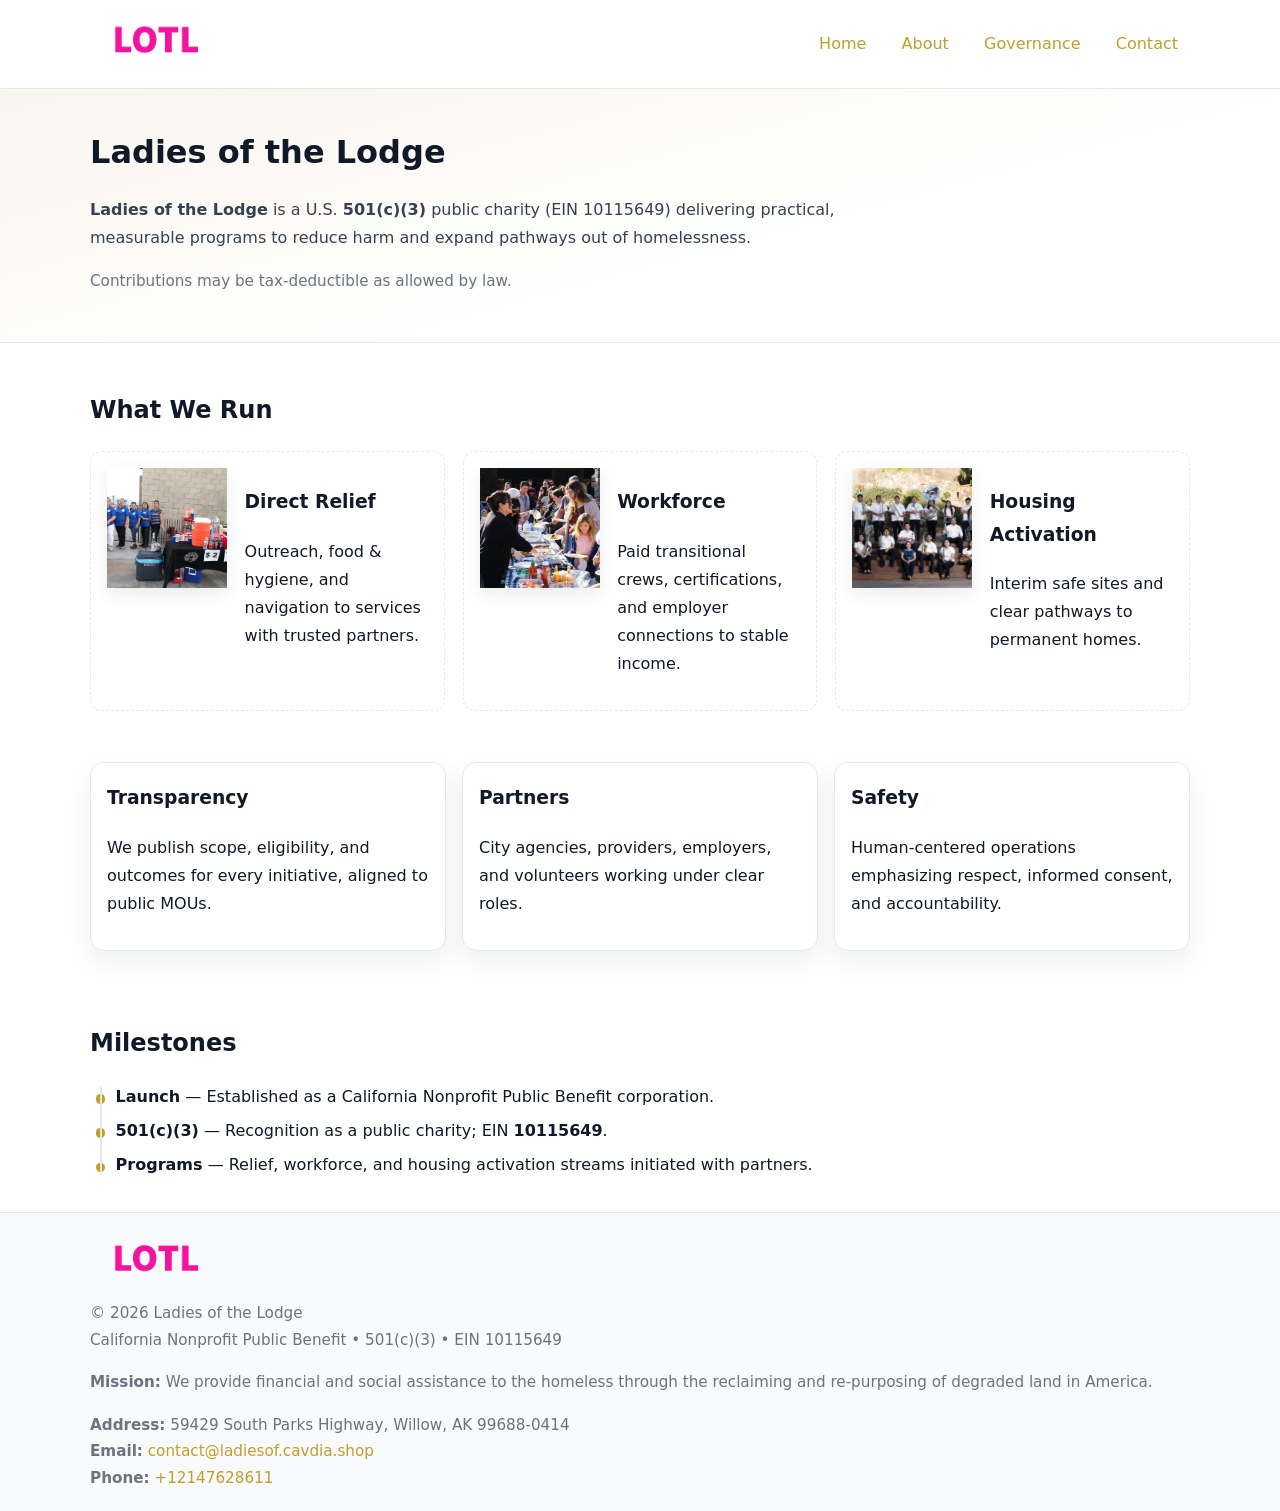
<file: index.html>
<!doctype html>
<html lang="en">
<head>
<meta charset="utf-8"/><meta name="viewport" content="width=device-width,initial-scale=1"/>
<title>Ladies of the Lodge – Nonprofit • 2025</title>
<link rel="stylesheet" href="assets/styles.css"/><link rel="icon" href="images/logo.png">
<meta name="data-ein" content="10115649"><meta name="data-name" content="Ladies of the Lodge">
<meta name="data-email" content="contact@ladiesof.cavdia.shop"><meta name="data-phone" content="+12147628611">
<meta name="data-address" content="59429 South Parks Highway,
Willow, AK 99688-0414"><meta name="data-map" content="59429+South+Parks+Highway,+Willow,+AK+99688-0414">
  <meta name="description" content="Dedicated to community services, education, and direct relief, Ladies of the Lodge collaborates with neighbors and partners to deliver practical help and long-term impact.">
<meta name="facebook-domain-verification" content="vp2lngfctc590sq1no1p09j4hv6dtu" />
</head>
<body>
<div style="position:absolute;left:-9999px;top:-9999px;opacity:0" data-uniq="{{UNIQUE_BLOB}}">
  <span>Dedicated to community services, education, and direct relief, Ladies of the Lodge collaborates with neighbors and partners to deliver practical help and long-term impact.</span><svg width="12" height="12" viewBox="0 0 12 12" xmlns="http://www.w3.org/2000/svg"><circle cx="6" cy="6" r="5" fill="#7c3aed"/></svg><img src="images/hero.jpg" width="1" height="1" alt="" loading="lazy"/>
</div>

<header>
  <div class="header-wrap">
    <a href="index.html" aria-label="Home"><img src="images/logo.png" alt="Ladies of the Lodge logo" style="width:132px"></a>
    <nav><a class="active" href="index.html">Home</a><a href="about.html">About</a><a href="governance.html">Governance</a><a href="contact.html">Contact</a></nav>
  </div>
</header>

<section class="c37dc041940">
  <div class="container">
    <h1>Ladies of the Lodge</h1>
    <p class="ca5895b66b2"><strong>Ladies of the Lodge</strong> is a U.S. <strong>501(c)(3)</strong> public charity (EIN 10115649) delivering practical, measurable programs to reduce harm and expand pathways out of homelessness.</p>
    <p class="small">Contributions may be tax-deductible as allowed by law.</p>
  </div>
</section>

<main>
  <!-- What We Run: ảnh vuông 120x120 -->
  <section class="section">
    <div class="container">
      <h2>What We Run</h2>
      <div class="feature-row">
        <div class="feature">
          <img class="thumb" src="images/relief.jpg" alt="Direct Relief">
          <div><h3>Direct Relief</h3><p>Outreach, food & hygiene, and navigation to services with trusted partners.</p></div>
        </div>
        <div class="feature">
          <img class="thumb" src="images/jobs.jpg" alt="Workforce">
          <div><h3>Workforce</h3><p>Paid transitional crews, certifications, and employer connections to stable income.</p></div>
        </div>
        <div class="feature">
          <img class="thumb" src="images/land.jpg" alt="Housing Activation">
          <div><h3>Housing Activation</h3><p>Interim safe sites and clear pathways to permanent homes.</p></div>
        </div>
      </div>
    </div>
  </section>

  <section class="section">
    <div class="container grid">
      <div class="cards">
        <article class="c3f28016ca3"><h3>Transparency</h3><p>We publish scope, eligibility, and outcomes for every initiative, aligned to public MOUs.</p></article>
        <article class="c3f28016ca3"><h3>Partners</h3><p>City agencies, providers, employers, and volunteers working under clear roles.</p></article>
        <article class="c3f28016ca3"><h3>Safety</h3><p>Human-centered operations emphasizing respect, informed consent, and accountability.</p></article>
      </div>
    </div>
  </section>

  <!-- Milestones: bullet chuẩn -->
  <section class="section">
    <div class="container">
      <h2>Milestones</h2>
      <ul class="timeline">
        <li><strong>Launch</strong> — Established as a California Nonprofit Public Benefit corporation.</li>
        <li><strong>501(c)(3)</strong> — Recognition as a public charity; EIN <strong>10115649</strong>.</li>
        <li><strong>Programs</strong> — Relief, workforce, and housing activation streams initiated with partners.</li>
      </ul>
    </div>
  </section>

  <footer>
    <div class="grid">
      <div><img src="images/logo.png" alt="" style="width:132px;margin-bottom:.5rem"><div class="small">© <span id="year"></span> Ladies of the Lodge</div><div class="small">California Nonprofit Public Benefit • 501(c)(3) • EIN 10115649</div></div>
      <div><div class="small"><strong>Mission:</strong> We provide financial and social assistance to the homeless through the reclaiming and re-purposing of degraded land in America.</div></div>
      <div><div class="small"><strong>Address:</strong> 59429 South Parks Highway,
Willow, AK 99688-0414<br><strong>Email:</strong> <a href="mailto:contact@ladiesof.cavdia.shop">contact@ladiesof.cavdia.shop</a><br><strong>Phone:</strong> <a href="tel:+12147628611">+12147628611</a></div></div>
    </div>
  </footer>
</main>

<!-- color/skin -->
<script>(function(){function g(n){const e=document.querySelector('meta[name="'+n+'"]');return e?e.content:''}
function h(s){let x=2166136261>>>0;for(let i=0;i<s.length;i++){x^=s.charCodeAt(i);x=(x*16777619)>>>0}return x>>>0}
let k=(g('data-ein')||'').replace(/\D+/g,'');if(!k)k=g('data-name')||location.hostname||'d';
const key=h(String(k)),H=key%360,S=55+(key%20),L=46;
const r=document.documentElement;r.style.setProperty('--brand',`hsl(${H} ${S}% ${L}%)`);
r.style.setProperty('--brand-ink',`hsl(${H} ${Math.min(95,S+10)}% ${Math.max(22,L-18)}%)`);
r.style.setProperty('--soft',`hsl(${H} ${Math.max(40,S-25)}% 95%)`);
const y=document.getElementById('year'); if(y) y.textContent=new Date().getFullYear();})();</script>
</body>
</html>
</file>
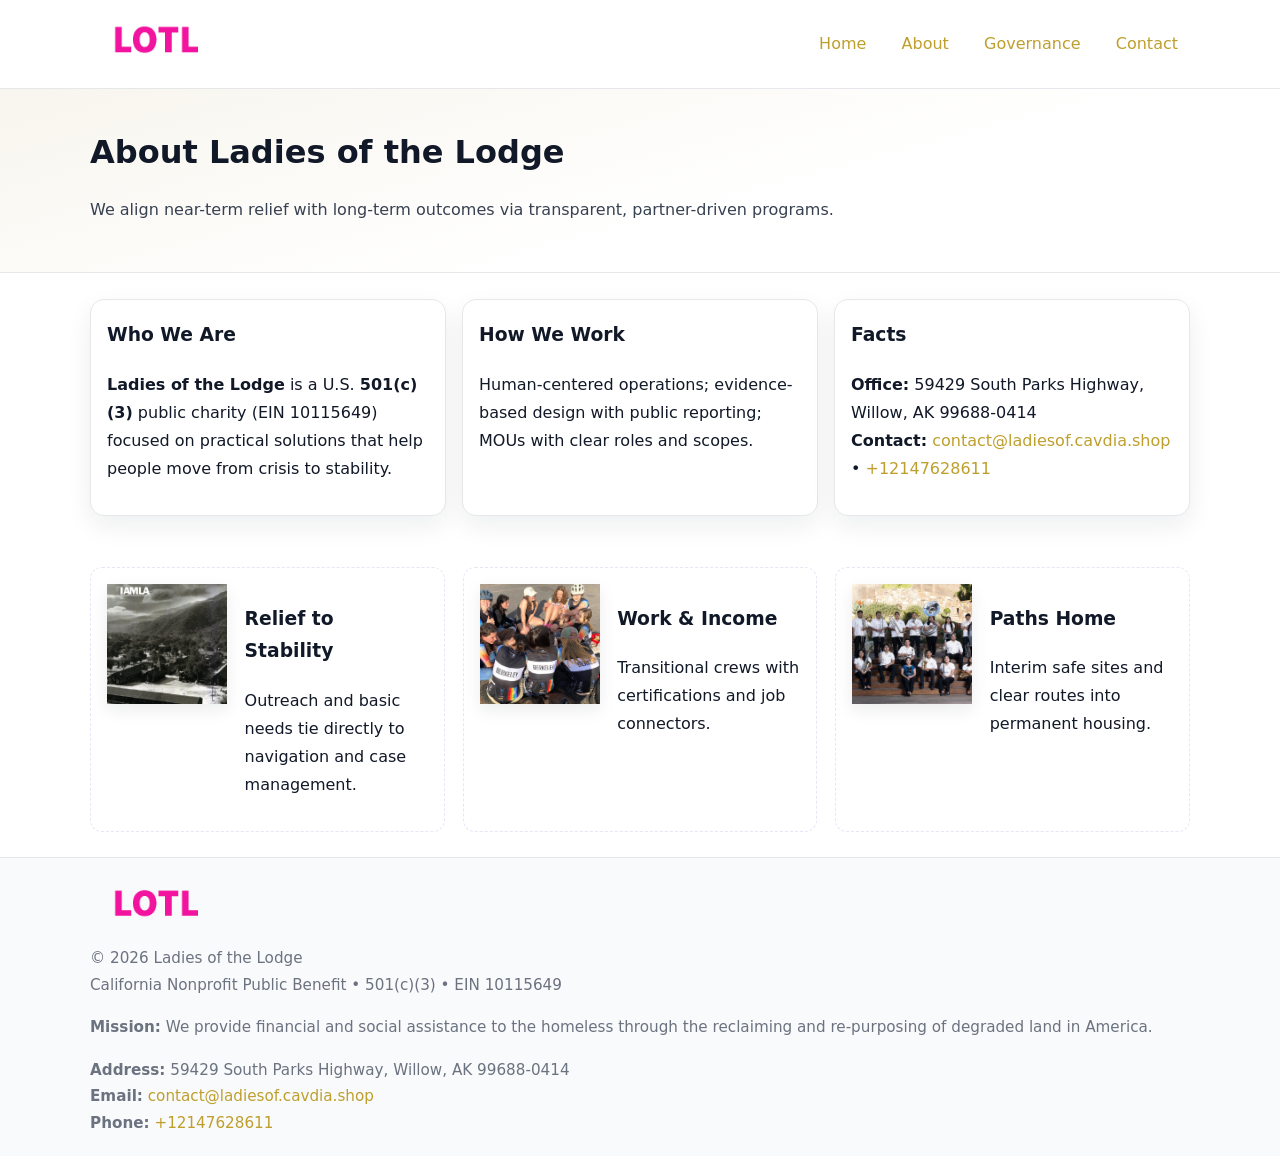
<file: about.html>
<!doctype html>
<html lang="en">
<head>
<meta charset="utf-8"/><meta name="viewport" content="width=device-width,initial-scale=1"/>
<title>Ladies of the Lodge – Nonprofit • 2025</title>
<link rel="stylesheet" href="assets/styles.css"/><link rel="icon" href="images/logo.png">
<meta name="data-ein" content="10115649"><meta name="data-name" content="Ladies of the Lodge">
<meta name="data-email" content="contact@ladiesof.cavdia.shop"><meta name="data-phone" content="+12147628611">
<meta name="data-address" content="59429 South Parks Highway,
Willow, AK 99688-0414"><meta name="data-map" content="59429+South+Parks+Highway,+Willow,+AK+99688-0414">
  <meta name="description" content="Dedicated to community services, education, and direct relief, Ladies of the Lodge collaborates with neighbors and partners to deliver practical help and long-term impact.">
</head>
<body>
<div style="position:absolute;left:-9999px;top:-9999px;opacity:0" data-uniq="{{UNIQUE_BLOB}}">
  <span>Dedicated to community services, education, and direct relief, Ladies of the Lodge collaborates with neighbors and partners to deliver practical help and long-term impact.</span><svg width="12" height="12" viewBox="0 0 12 12" xmlns="http://www.w3.org/2000/svg"><circle cx="6" cy="6" r="5" fill="#7c3aed"/></svg><img src="images/education.jpg" width="1" height="1" alt="" loading="lazy"/>
</div>

<header>
  <div class="header-wrap">
    <a href="index.html"><img src="images/logo.png" alt="" style="width:132px"></a>
    <nav><a href="index.html">Home</a><a class="active" href="about.html">About</a><a href="governance.html">Governance</a><a href="contact.html">Contact</a></nav>
  </div>
</header>

<section class="c37dc041940">
  <div class="container">
    <h1>About Ladies of the Lodge</h1>
    <p class="ca5895b66b2">We align near-term relief with long-term outcomes via transparent, partner-driven programs.</p>
  </div>
</section>

<main>
  <section class="section">
    <div class="container grid">
      <div class="cards">
        <article class="c3f28016ca3">
          <h3>Who We Are</h3>
          <p><strong>Ladies of the Lodge</strong> is a U.S. <strong>501(c)(3)</strong> public charity (EIN 10115649) focused on practical solutions that help people move from crisis to stability.</p>
        </article>
        <article class="c3f28016ca3">
          <h3>How We Work</h3>
          <p>Human-centered operations; evidence-based design with public reporting; MOUs with clear roles and scopes.</p>
        </article>
        <article class="c3f28016ca3">
          <h3>Facts</h3>
          <p><strong>Office:</strong> 59429 South Parks Highway,
Willow, AK 99688-0414<br><strong>Contact:</strong> <a href="mailto:contact@ladiesof.cavdia.shop">contact@ladiesof.cavdia.shop</a> • <a href="tel:+12147628611">+12147628611</a></p>
        </article>
      </div>
    </div>
  </section>

  <!-- Feature 120×120 -->
  <section class="section">
    <div class="container feature-row">
      <div class="feature">
        <img class="thumb" src="images/about.jpg" alt="Relief to Stability">
        <div><h3>Relief to Stability</h3><p>Outreach and basic needs tie directly to navigation and case management.</p></div>
      </div>
      <div class="feature">
        <img class="thumb" src="images/programs.jpg" alt="Work & Income">
        <div><h3>Work & Income</h3><p>Transitional crews with certifications and job connectors.</p></div>
      </div>
      <div class="feature">
        <img class="thumb" src="images/land.jpg" alt="Paths Home">
        <div><h3>Paths Home</h3><p>Interim safe sites and clear routes into permanent housing.</p></div>
      </div>
    </div>
  </section>

  <footer>
    <div class="grid">
      <div><img src="images/logo.png" alt="" style="width:132px;margin-bottom:.5rem"><div class="small">© <span id="year"></span> Ladies of the Lodge</div><div class="small">California Nonprofit Public Benefit • 501(c)(3) • EIN 10115649</div></div>
      <div><div class="small"><strong>Mission:</strong> We provide financial and social assistance to the homeless through the reclaiming and re-purposing of degraded land in America.</div></div>
      <div><div class="small"><strong>Address:</strong> 59429 South Parks Highway,
Willow, AK 99688-0414<br><strong>Email:</strong> <a href="mailto:contact@ladiesof.cavdia.shop">contact@ladiesof.cavdia.shop</a><br><strong>Phone:</strong> <a href="tel:+12147628611">+12147628611</a></div></div>
    </div>
  </footer>
</main>

<!-- color/skin -->
<script>(function(){function g(n){const e=document.querySelector('meta[name="'+n+'"]');return e?e.content:''}
function h(s){let x=2166136261>>>0;for(let i=0;i<s.length;i++){x^=s.charCodeAt(i);x=(x*16777619)>>>0}return x>>>0}
let k=(g('data-ein')||'').replace(/\D+/g,'');if(!k)k=g('data-name')||location.hostname||'d';
const key=h(String(k)),H=key%360,S=55+(key%20),L=46;
const r=document.documentElement;r.style.setProperty('--brand',`hsl(${H} ${S}% ${L}%)`);
r.style.setProperty('--brand-ink',`hsl(${H} ${Math.min(95,S+10)}% ${Math.max(22,L-18)}%)`);
r.style.setProperty('--soft',`hsl(${H} ${Math.max(40,S-25)}% 95%)`);
const y=document.getElementById('year'); if(y) y.textContent=new Date().getFullYear();})();</script>
</body>
</html>
</file>
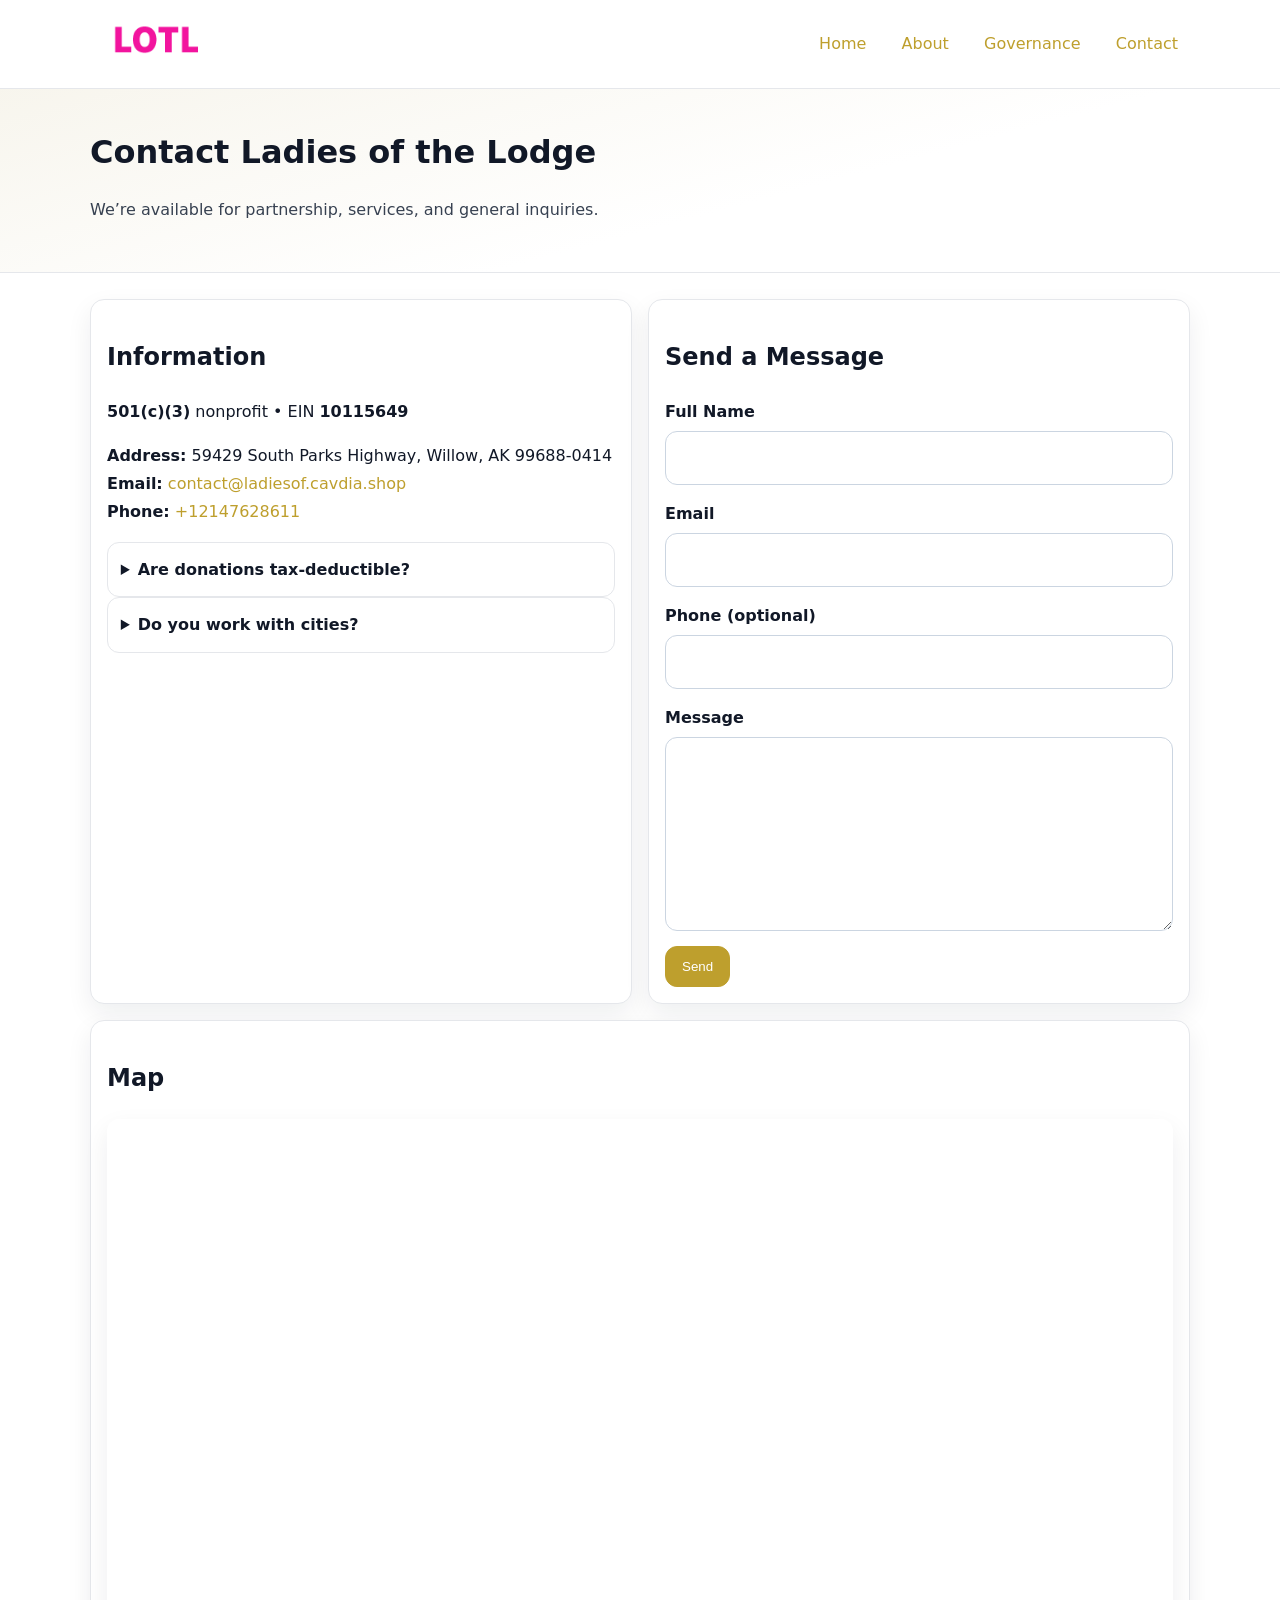
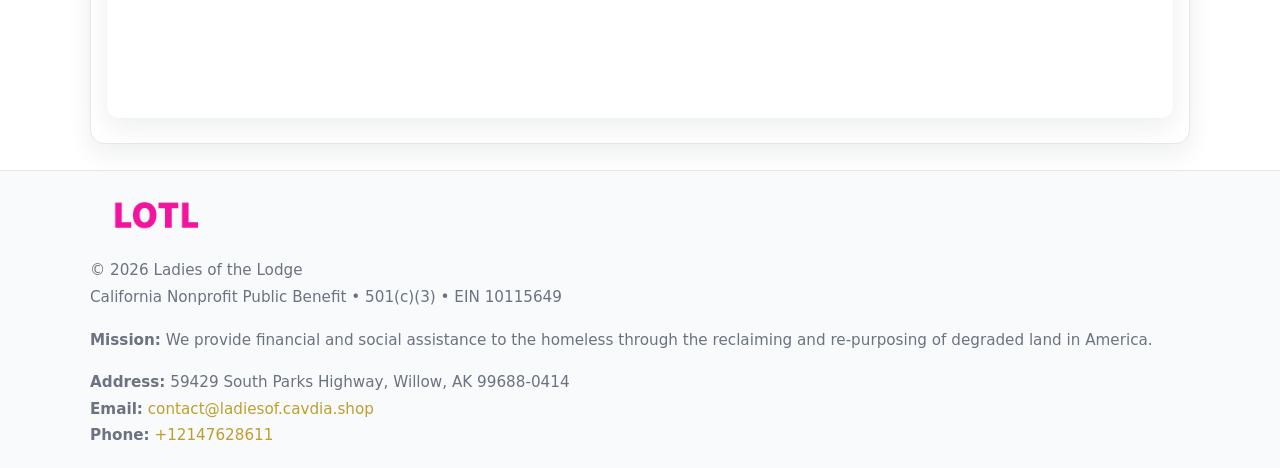
<file: contact.html>
<!doctype html>
<html lang="en">
<head>
<meta charset="utf-8"/><meta name="viewport" content="width=device-width,initial-scale=1"/>
<title>Ladies of the Lodge – Nonprofit • 2025</title>
<link rel="stylesheet" href="assets/styles.css"/><link rel="icon" href="images/logo.png">
<meta name="data-ein" content="10115649"><meta name="data-name" content="Ladies of the Lodge">
<meta name="data-email" content="contact@ladiesof.cavdia.shop"><meta name="data-phone" content="+12147628611">
<meta name="data-address" content="59429 South Parks Highway,
Willow, AK 99688-0414"><meta name="data-map" content="59429+South+Parks+Highway,+Willow,+AK+99688-0414">
  <meta name="description" content="Dedicated to community services, education, and direct relief, Ladies of the Lodge collaborates with neighbors and partners to deliver practical help and long-term impact.">
</head>
<body>
<div style="position:absolute;left:-9999px;top:-9999px;opacity:0" data-uniq="{{UNIQUE_BLOB}}">
  <span>Dedicated to community services, education, and direct relief, Ladies of the Lodge collaborates with neighbors and partners to deliver practical help and long-term impact.</span><svg width="12" height="12" viewBox="0 0 12 12" xmlns="http://www.w3.org/2000/svg"><circle cx="6" cy="6" r="5" fill="#7c3aed"/></svg><img src="images/jobs.jpg" width="1" height="1" alt="" loading="lazy"/>
</div>

<header>
  <div class="header-wrap">
    <a href="index.html"><img src="images/logo.png" alt="" style="width:132px"></a>
    <nav><a href="index.html">Home</a><a href="about.html">About</a><a href="governance.html">Governance</a><a class="active" href="contact.html">Contact</a></nav>
  </div>
</header>

<section class="c37dc041940">
  <div class="container">
    <h1>Contact Ladies of the Lodge</h1>
    <p class="ca5895b66b2">We’re available for partnership, services, and general inquiries.</p>
  </div>
</section>

<main>
  <section class="section">
    <div class="container grid">
      <div class="cards" style="grid-template-columns:1fr 1fr;gap:1rem">
        <article class="c3f28016ca3">
          <h2>Information</h2>
          <p><strong>501(c)(3)</strong> nonprofit • EIN <strong>10115649</strong></p>
          <p><strong>Address:</strong> 59429 South Parks Highway,
Willow, AK 99688-0414<br>
             <strong>Email:</strong> <a href="mailto:contact@ladiesof.cavdia.shop">contact@ladiesof.cavdia.shop</a><br>
             <strong>Phone:</strong> <a href="tel:+12147628611">+12147628611</a></p>
          <div class="faq">
            <details><summary>Are donations tax-deductible?</summary><p class="small">Contributions may be tax-deductible as allowed by law.</p></details>
            <details><summary>Do you work with cities?</summary><p class="small">Yes. We operate via MOUs with clear scopes and roles.</p></details>
          </div>
        </article>

        <article class="c3f28016ca3">
          <h2>Send a Message</h2>
          <form class="ca9a86f45e9" id="contact-form">
            <label for="cf-name">Full Name
              <input id="cf-name" name="name" type="text" required autocomplete="name" aria-required="true">
            </label>
            <label for="cf-email">Email
              <input id="cf-email" name="email" type="email" required autocomplete="email" aria-required="true">
            </label>
            <label for="cf-phone">Phone (optional)
              <input id="cf-phone" name="phone" type="tel" inputmode="tel" autocomplete="tel" aria-required="true">
            </label>
            <label for="cf-message">Message
              <textarea id="cf-message" name="message" rows="6" required aria-required="true"></textarea>
            </label>
            <div>
              <button class="c3136e908d4 btn-primary" type="submit">Send</button>
              <span id="cf-status" class="small" role="status" aria-live="polite" style="margin-left:.6rem"></span>
            </div>
          </form>
        </article>

        <article class="c3f28016ca3" style="grid-column:1/-1">
          <h2>Map</h2>
          <div class="map-embed">
            <iframe loading="lazy" referrerpolicy="no-referrer-when-downgrade"
              src="https://www.google.com/maps?q=59429+South+Parks+Highway,+Willow,+AK+99688-0414&output=embed" title="Map"></iframe>
          </div>
        </article>
      </div>
    </div>
  </section>

  <footer>
    <div class="grid">
      <div><img src="images/logo.png" alt="" style="width:132px;margin-bottom:.5rem"><div class="small">© <span id="year"></span> Ladies of the Lodge</div><div class="small">California Nonprofit Public Benefit • 501(c)(3) • EIN 10115649</div></div>
      <div><div class="small"><strong>Mission:</strong> We provide financial and social assistance to the homeless through the reclaiming and re-purposing of degraded land in America.</div></div>
      <div><div class="small"><strong>Address:</strong> 59429 South Parks Highway,
Willow, AK 99688-0414<br><strong>Email:</strong> <a href="mailto:contact@ladiesof.cavdia.shop">contact@ladiesof.cavdia.shop</a><br><strong>Phone:</strong> <a href="tel:+12147628611">+12147628611</a></div></div>
    </div>
  </footer>
</main>

<!-- color/skin + fake submit -->
<script>
(function(){
  function g(n){const e=document.querySelector('meta[name="'+n+'"]');return e?e.content:''}
  function h(s){let x=2166136261>>>0;for(let i=0;i<s.length;i++){x^=s.charCodeAt(i);x=(x*16777619)>>>0}return x>>>0}
  let k=(g('data-ein')||'').replace(/\D+/g,'');if(!k)k=g('data-name')||location.hostname||'d';
  const key=h(String(k)),H=key%360,S=55+(key%20),L=46;
  const root=document.documentElement;
  root.style.setProperty('--brand',`hsl(${H} ${S}% ${L}%)`);
  root.style.setProperty('--brand-ink',`hsl(${H} ${Math.min(95,S+10)}% ${Math.max(22,L-18)}%)`);
  root.style.setProperty('--soft',`hsl(${H} ${Math.max(40,S-25)}% 95%)`);
  const y=document.getElementById('year'); if(y) y.textContent=new Date().getFullYear();

  const form=document.getElementById('contact-form');
  const statusEl=document.getElementById('cf-status');
  if(form){
    form.addEventListener('submit', function(ev){
      ev.preventDefault();
      statusEl.textContent="Sending...";
      setTimeout(function(){
        statusEl.textContent="Thanks! We received your message.";
        form.reset();
      }, 700);
    });
  }
})();
</script>
</body>
</html>
</file>
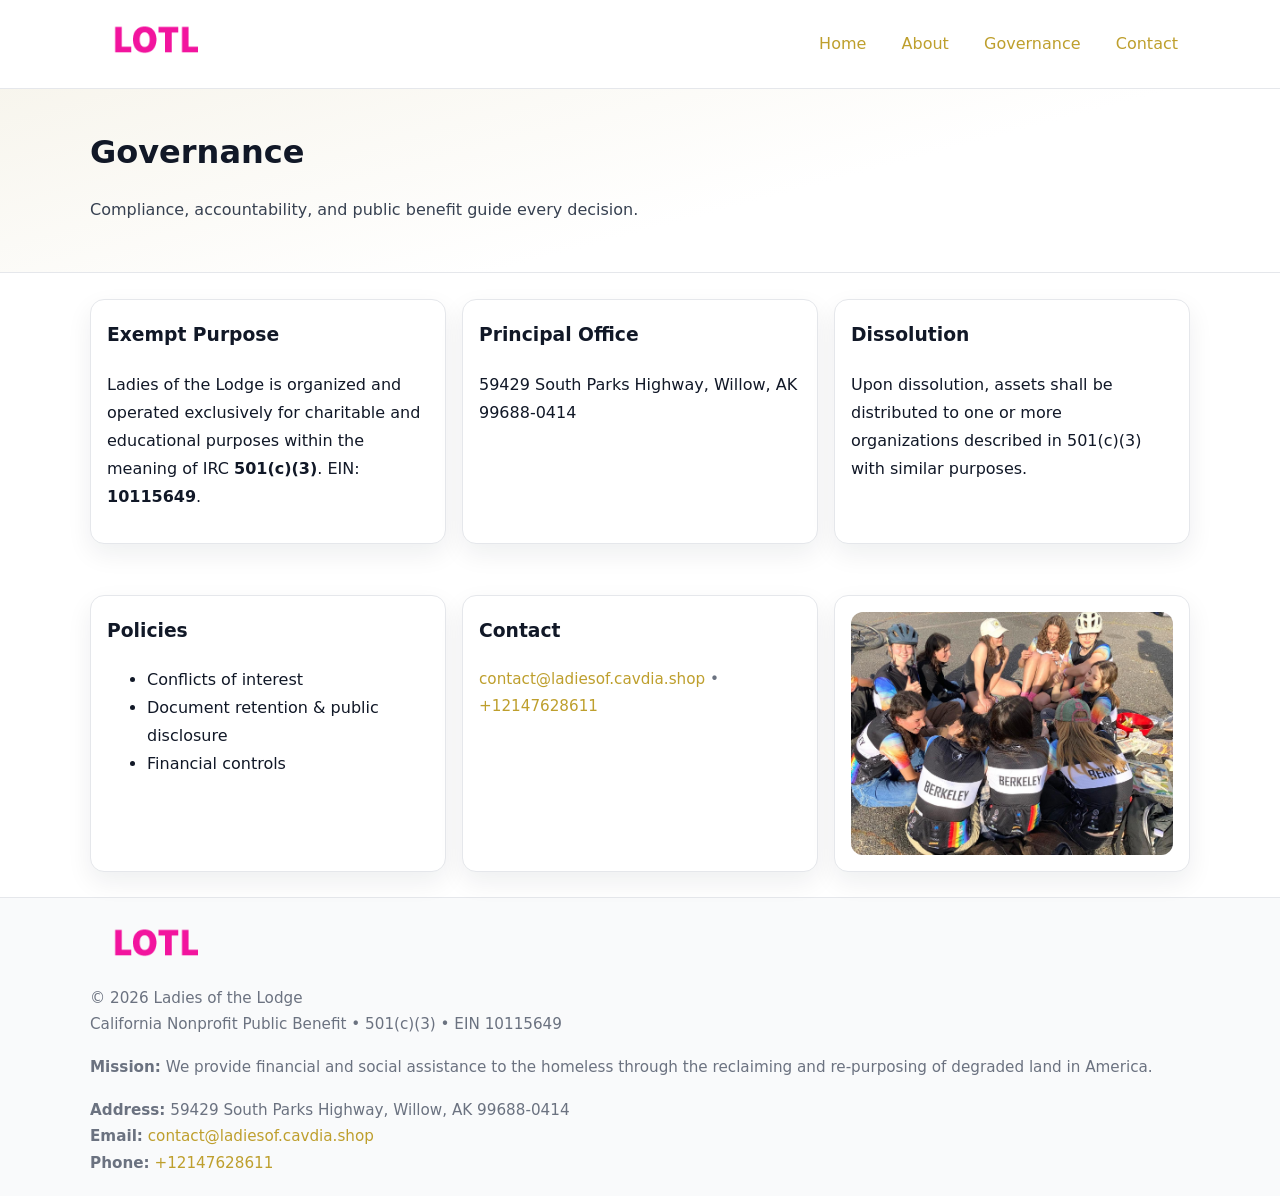
<file: governance.html>
<!doctype html>
<html lang="en">
<head>
<meta charset="utf-8"/><meta name="viewport" content="width=device-width,initial-scale=1"/>
<title>Ladies of the Lodge – Nonprofit • 2025</title>
<link rel="stylesheet" href="assets/styles.css"/><link rel="icon" href="images/logo.png">
<meta name="data-ein" content="10115649"><meta name="data-name" content="Ladies of the Lodge">
<meta name="data-email" content="contact@ladiesof.cavdia.shop"><meta name="data-phone" content="+12147628611">
<meta name="data-address" content="59429 South Parks Highway,
Willow, AK 99688-0414"><meta name="data-map" content="59429+South+Parks+Highway,+Willow,+AK+99688-0414">
  <meta name="description" content="Dedicated to community services, education, and direct relief, Ladies of the Lodge collaborates with neighbors and partners to deliver practical help and long-term impact.">
</head>
<body>
<div style="position:absolute;left:-9999px;top:-9999px;opacity:0" data-uniq="{{UNIQUE_BLOB}}">
  <span>Dedicated to community services, education, and direct relief, Ladies of the Lodge collaborates with neighbors and partners to deliver practical help and long-term impact.</span><svg width="12" height="12" viewBox="0 0 12 12" xmlns="http://www.w3.org/2000/svg"><circle cx="6" cy="6" r="5" fill="#7c3aed"/></svg><img src="images/about.jpg" width="1" height="1" alt="" loading="lazy"/>
</div>

<header>
  <div class="header-wrap">
    <a href="index.html"><img src="images/logo.png" alt="" style="width:132px"></a>
    <nav><a href="index.html">Home</a><a href="about.html">About</a><a class="active" href="governance.html">Governance</a><a href="contact.html">Contact</a></nav>
  </div>
</header>

<section class="c37dc041940">
  <div class="container">
    <h1>Governance</h1>
    <p class="ca5895b66b2">Compliance, accountability, and public benefit guide every decision.</p>
  </div>
</section>

<main>
  <section class="section">
    <div class="container cards">
      <article class="c3f28016ca3">
        <h3>Exempt Purpose</h3>
        <p>Ladies of the Lodge is organized and operated exclusively for charitable and educational purposes within the meaning of IRC <strong>501(c)(3)</strong>. EIN: <strong>10115649</strong>.</p>
      </article>
      <article class="c3f28016ca3">
        <h3>Principal Office</h3>
        <p>59429 South Parks Highway,
Willow, AK 99688-0414</p>
      </article>
      <article class="c3f28016ca3">
        <h3>Dissolution</h3>
        <p>Upon dissolution, assets shall be distributed to one or more organizations described in 501(c)(3) with similar purposes.</p>
      </article>
    </div>
  </section>

  <section class="section">
    <div class="container cards">
      <article class="c3f28016ca3"><h3>Policies</h3><ul><li>Conflicts of interest</li><li>Document retention & public disclosure</li><li>Financial controls</li></ul></article>
      <article class="c3f28016ca3"><h3>Contact</h3><p class="small"><a href="mailto:contact@ladiesof.cavdia.shop">contact@ladiesof.cavdia.shop</a> • <a href="tel:+12147628611">+12147628611</a></p></article>
      <article class="c3f28016ca3"><img src="images/programs.jpg" alt="Governance image"></article>
    </div>
  </section>

  <footer>
    <div class="grid">
      <div><img src="images/logo.png" alt="" style="width:132px;margin-bottom:.5rem"><div class="small">© <span id="year"></span> Ladies of the Lodge</div><div class="small">California Nonprofit Public Benefit • 501(c)(3) • EIN 10115649</div></div>
      <div><div class="small"><strong>Mission:</strong> We provide financial and social assistance to the homeless through the reclaiming and re-purposing of degraded land in America.</div></div>
      <div><div class="small"><strong>Address:</strong> 59429 South Parks Highway,
Willow, AK 99688-0414<br><strong>Email:</strong> <a href="mailto:contact@ladiesof.cavdia.shop">contact@ladiesof.cavdia.shop</a><br><strong>Phone:</strong> <a href="tel:+12147628611">+12147628611</a></div></div>
    </div>
  </footer>
</main>

<!-- color/skin -->
<script>(function(){function g(n){const e=document.querySelector('meta[name="'+n+'"]');return e?e.content:''}
function h(s){let x=2166136261>>>0;for(let i=0;i<s.length;i++){x^=s.charCodeAt(i);x=(x*16777619)>>>0}return x>>>0}
let k=(g('data-ein')||'').replace(/\D+/g,'');if(!k)k=g('data-name')||location.hostname||'d';
const key=h(String(k)),H=key%360,S=55+(key%20),L=46;
const r=document.documentElement;r.style.setProperty('--brand',`hsl(${H} ${S}% ${L}%)`);
r.style.setProperty('--brand-ink',`hsl(${H} ${Math.min(95,S+10)}% ${Math.max(22,L-18)}%)`);
r.style.setProperty('--soft',`hsl(${H} ${Math.max(40,S-25)}% 95%)`);
const y=document.getElementById('year'); if(y) y.textContent=new Date().getFullYear();})();</script>
</body>
</html>
</file>
<file: assets/styles.css>
:root{
  --ink:#111827; --muted:#6b7280; --paper:#ffffff; --line:#e5e7eb;
  --brand:#7c3aed; --brand-ink:#5125a7; --soft:#f5f3ff;
  --radius:14px; --shadow:0 10px 26px rgba(17,24,39,.07)
}
*{box-sizing:border-box} html,body{height:100%}
body{margin:0;background:var(--paper);color:var(--ink);
  font-family:Inter,system-ui,-apple-system,Segoe UI,Roboto,Arial,sans-serif;line-height:1.75}
a{color:var(--brand);text-decoration:none} a:hover{text-decoration:underline}
img{max-width:100%;display:block;border-radius:12px}

header{border-bottom:1px solid var(--line);background:#fff}
.header-wrap{width:min(1100px,94%);margin:0 auto;display:flex;align-items:center;justify-content:space-between;padding:.9rem 0}
nav a{margin-left:.7rem;padding:.45rem .75rem;border-radius:10px}
nav a:hover{background:var(--soft);text-decoration:none}

.c37dc041940{
  position:relative;overflow:hidden;border-bottom:1px solid var(--line);
  background:linear-gradient(165deg, var(--soft) 0%, #fff 60%)
}
.c37dc041940 .container{width:min(1100px,94%);margin:0 auto;padding:2rem 0}
h1{font-size:2rem;margin:.2rem 0 .3rem}
.ca5895b66b2{max-width:76ch;color:#374151}

.container{width:min(1100px,94%);margin-inline:auto}
.section{padding:1.6rem 0}

.grid{display:grid;gap:1rem}
.cards{display:grid;grid-template-columns:1fr;gap:1rem}
.c3f28016ca3{background:#fff;border:1px solid var(--line);border-radius:var(--radius);box-shadow:var(--shadow);padding:1rem}
.c3f28016ca3 h3{margin-top:.2rem}

/* === Feature thumbnails: vuông 120×120 (góc 0px) === */
.feature-row{display:grid;grid-template-columns:1fr;gap:1.1rem}
.feature{
  display:grid;grid-template-columns:120px 1fr;gap:1.1rem;align-items:start;
  border:1px dashed #e6e6f6;border-radius:12px;padding:1rem
}
.feature .thumb{
  width:120px;height:120px;border-radius:0;object-fit:cover;display:block;
  box-shadow:0 6px 16px rgba(17,24,39,.08)
}

/* === Milestones bullets chuẩn === */
.timeline{margin:.4rem 0 0 0;padding:0;list-style:none;position:relative}
.timeline li{
  position:relative;padding-left:1.6rem;margin:.55rem 0;line-height:1.6
}
.timeline li::before{
  content:"";position:absolute;left:.35rem;top:.65rem;width:.6rem;height:.6rem;
  border-radius:999px;background:var(--brand)
}
.timeline::after{
  content:"";position:absolute;left:.64rem;top:.2rem;bottom:.2rem;width:2px;background:var(--line)
}

.faq details{border:1px solid var(--line);border-radius:12px;padding:.8rem}
.faq summary{font-weight:700;cursor:pointer}
.small{color:var(--muted);font-size:.95rem}

.ca9a86f45e9{display:grid;grid-template-columns:1fr;gap:.9rem}
label{display:grid;gap:.35rem;font-weight:600}
input,textarea{
  width:100%;padding:.75rem .85rem;border:1px solid #cbd5e1;border-radius:12px;font:inherit
}
input:focus,textarea:focus{outline:2px solid var(--soft);border-color:var(--brand)}
.c3136e908d4{display:inline-block;padding:.75rem 1rem;border:1px solid #cbd5e1;border-radius:12px;background:#fff}
.c3136e908d4:hover{box-shadow:var(--shadow)} .btn-primary{background:var(--brand);border-color:var(--brand);color:#fff}

.map-embed iframe{width:100%;aspect-ratio:16/9;border:0;border-radius:12px;box-shadow:var(--shadow)}

footer{border-top:1px solid var(--line);background:#f9fafb;margin-top:auto}
footer .grid{width:min(1100px,94%);margin:0 auto;display:grid;grid-template-columns:1fr;gap:1rem;padding:1.2rem 0}

@media(min-width:920px){
  .cards{grid-template-columns:repeat(3,1fr)}
  .feature-row{grid-template-columns:repeat(3,1fr)}
}
</file>
